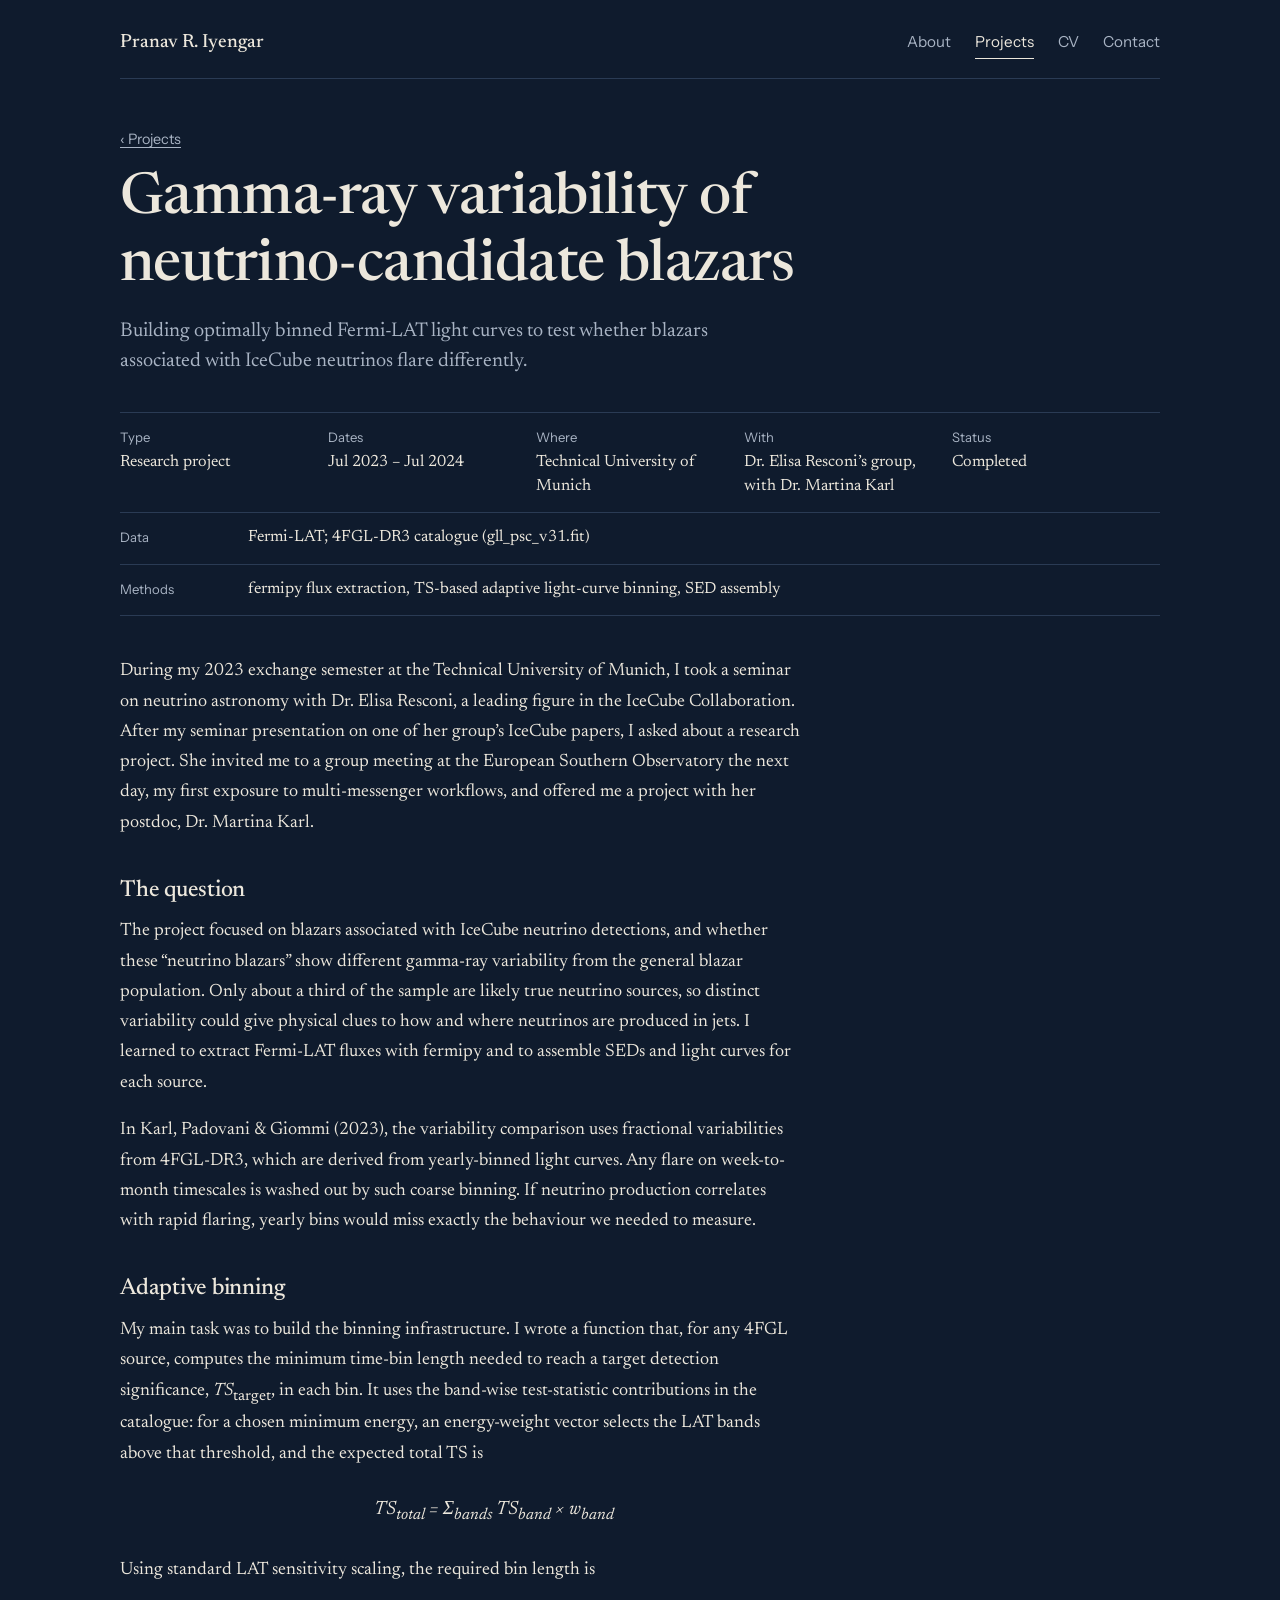
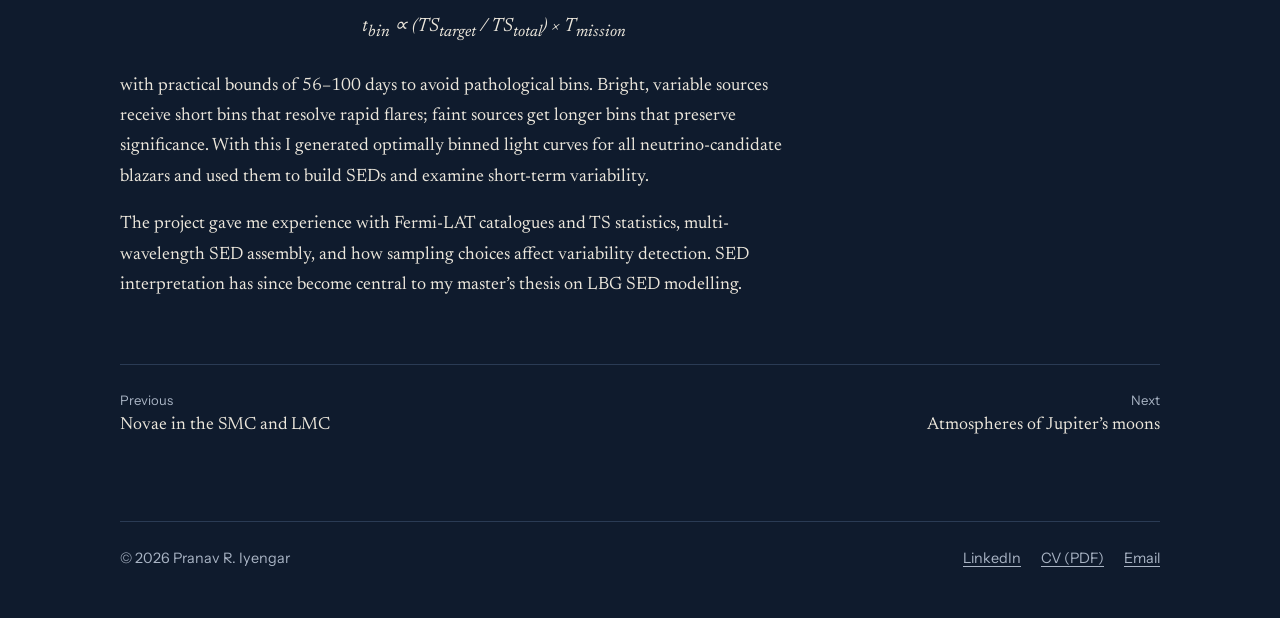
<file: projects/neutrino-blazars.html>
<!doctype html>
<html lang="en">
<head>
<meta charset="utf-8">
<meta name="viewport" content="width=device-width, initial-scale=1">
<title>SEDs of neutrino blazars | Pranav R. Iyengar</title>
<meta name="description" content="Building optimally binned Fermi-LAT light curves to test whether blazars associated with IceCube neutrinos flare differently.">
<meta property="og:title" content="SEDs of neutrino blazars | Pranav R. Iyengar">
<meta property="og:description" content="Building optimally binned Fermi-LAT light curves to test whether blazars associated with IceCube neutrinos flare differently.">
<link rel="icon" href="../assets/favicon.svg" type="image/svg+xml">
<link rel="preconnect" href="https://fonts.googleapis.com"><link rel="preconnect" href="https://fonts.gstatic.com" crossorigin><link href="https://fonts.googleapis.com/css2?family=Newsreader:ital,opsz,wght@0,6..72,400;0,6..72,500;0,6..72,600;1,6..72,400&family=Instrument+Sans:wght@400;500;600&display=swap" rel="stylesheet">
<link rel="stylesheet" href="../assets/css/style.css">
</head>
<body>
<a class="skip" href="#main">Skip to content</a>
<header class="site">
  <a class="brand" href="../index.html">Pranav R. Iyengar</a>
  <nav aria-label="Main"><a href="../index.html">About</a><a href="../projects.html" aria-current="page">Projects</a><a href="https://1dc5cee2-0200-487c-bac6-12e827ef05e4.filesusr.com/ugd/db4f79_ed23a3a5a08e4697baf15ea9beb8540b.pdf" target="_blank" rel="noopener">CV</a><a href="../index.html#contact">Contact</a></nav>
</header>
<main id="main">

<article class="project">
  <p class="crumb"><a href="../projects.html">Projects</a></p>
  <h1>Gamma-ray variability of neutrino-candidate blazars</h1>
  <p class="lede">Building optimally binned Fermi-LAT light curves to test whether blazars associated with IceCube neutrinos flare differently.</p>
  <dl class="facts">
    <div><dt>Type</dt><dd>Research project</dd></div>
    <div><dt>Dates</dt><dd>Jul 2023 – Jul 2024</dd></div>
    <div><dt>Where</dt><dd>Technical University of Munich</dd></div>
    <div><dt>With</dt><dd>Dr. Elisa Resconi’s group, with Dr. Martina Karl</dd></div>
    <div><dt>Status</dt><dd>Completed</dd></div>
    <div class="wide"><dt>Data</dt><dd>Fermi-LAT; 4FGL-DR3 catalogue (gll_psc_v31.fit)</dd></div>
    <div class="wide"><dt>Methods</dt><dd>fermipy flux extraction, TS-based adaptive light-curve binning, SED assembly</dd></div>
  </dl>
  
  
  <div class="prose body">
<p>During my 2023 exchange semester at the Technical University of Munich, I took a seminar on neutrino astronomy with Dr. Elisa Resconi, a leading figure in the IceCube Collaboration. After my seminar presentation on one of her group’s IceCube papers, I asked about a research project. She invited me to a group meeting at the European Southern Observatory the next day, my first exposure to multi-messenger workflows, and offered me a project with her postdoc, Dr. Martina Karl.</p>
<h2>The question</h2>
<p>The project focused on blazars associated with IceCube neutrino detections, and whether these “neutrino blazars” show different gamma-ray variability from the general blazar population. Only about a third of the sample are likely true neutrino sources, so distinct variability could give physical clues to how and where neutrinos are produced in jets. I learned to extract Fermi-LAT fluxes with fermipy and to assemble SEDs and light curves for each source.</p>
<p>In Karl, Padovani &amp; Giommi (2023), the variability comparison uses fractional variabilities from 4FGL-DR3, which are derived from yearly-binned light curves. Any flare on week-to-month timescales is washed out by such coarse binning. If neutrino production correlates with rapid flaring, yearly bins would miss exactly the behaviour we needed to measure.</p>
<h2>Adaptive binning</h2>
<p>My main task was to build the binning infrastructure. I wrote a function that, for any 4FGL source, computes the minimum time-bin length needed to reach a target detection significance, <em>TS</em><sub>target</sub>, in each bin. It uses the band-wise test-statistic contributions in the catalogue: for a chosen minimum energy, an energy-weight vector selects the LAT bands above that threshold, and the expected total TS is</p>
<p class="eq">TS<sub>total</sub> = Σ<sub>bands</sub> TS<sub>band</sub> × w<sub>band</sub></p>
<p>Using standard LAT sensitivity scaling, the required bin length is</p>
<p class="eq">t<sub>bin</sub> ∝ (TS<sub>target</sub> / TS<sub>total</sub>) × T<sub>mission</sub></p>
<p>with practical bounds of 56–100 days to avoid pathological bins. Bright, variable sources receive short bins that resolve rapid flares; faint sources get longer bins that preserve significance. With this I generated optimally binned light curves for all neutrino-candidate blazars and used them to build SEDs and examine short-term variability.</p>
<p>The project gave me experience with Fermi-LAT catalogues and TS statistics, multi-wavelength SED assembly, and how sampling choices affect variability detection. SED interpretation has since become central to my master’s thesis on LBG SED modelling.</p>
  </div>
  <nav class="pager" aria-label="More projects"><a href="novae-magellanic-clouds.html"><span>Previous</span>Novae in the SMC and LMC</a><a class="next" href="icy-moons-jupiter.html"><span>Next</span>Atmospheres of Jupiter’s moons</a></nav>
</article>

</main>
<footer class="site">
  <p>© 2026 Pranav R. Iyengar</p>
  <p><a href="https://www.linkedin.com/in/pranav-r-iyengar-b87a67227" target="_blank" rel="noopener">LinkedIn</a><a href="https://1dc5cee2-0200-487c-bac6-12e827ef05e4.filesusr.com/ugd/db4f79_ed23a3a5a08e4697baf15ea9beb8540b.pdf" target="_blank" rel="noopener">CV (PDF)</a><a href="#" class="js-email" data-u="pranav.iyengar0411" data-d="gmail.com">Email</a></p>
</footer>
<script src="../assets/js/site.js"></script>
</body>
</html>
</file>
<file: assets/css/style.css>
/* Pranav R. Iyengar — site styles */
:root {
  --bg: #0f1b2d;          /* Prussian night */
  --bg-raised: #15243a;
  --ink: #ece7dc;         /* warm plate white */
  --ink-2: #a9b4c4;
  --rule: #2a3b54;
  --link: #9cc8f2;
  --focus: #f2c14e;
  --serif: "Newsreader", "Iowan Old Style", Georgia, serif;
  --sans: "Instrument Sans", system-ui, -apple-system, "Segoe UI", sans-serif;
  --measure: 68ch;
  --wide: 1040px;
}

*, *::before, *::after { box-sizing: border-box; }
html { -webkit-text-size-adjust: 100%; }
body {
  margin: 0;
  background: var(--bg);
  color: var(--ink);
  font-family: var(--serif);
  font-size: 1.125rem;
  line-height: 1.68;
  font-optical-sizing: auto;
  text-rendering: optimizeLegibility;
}
img { max-width: 100%; height: auto; display: block; }
a { color: var(--link); text-decoration-thickness: 1px; text-underline-offset: 0.18em; }
a:hover { color: var(--ink); }
:focus-visible { outline: 2px solid var(--focus); outline-offset: 3px; border-radius: 2px; }

.skip { position: absolute; left: -999px; top: 0; background: var(--focus); color: #000; padding: .5rem 1rem; z-index: 10; }
.skip:focus { left: 1rem; top: 1rem; }

h1, h2, h3 { font-weight: 500; line-height: 1.15; letter-spacing: -0.01em; margin: 0; }
h1 { font-size: clamp(2.3rem, 5.2vw, 3.6rem); }
h2 { font-size: 1.5rem; margin-bottom: .75rem; }
h3 { font-size: 1.3rem; }

/* ---------- header / footer ---------- */
header.site, footer.site, main > section, .project {
  width: min(var(--wide), 100% - 32px);
  margin-inline: auto;
}
header.site {
  display: flex; flex-wrap: wrap; gap: .5rem 2rem; align-items: baseline; justify-content: space-between;
  padding: 1.6rem 0 1.2rem; border-bottom: 1px solid var(--rule);
}
.brand { font-size: 1.2rem; font-weight: 500; color: var(--ink); text-decoration: none; }
header nav { display: flex; gap: 1.5rem; font-family: var(--sans); font-size: .95rem; }
header nav a { color: var(--ink-2); text-decoration: none; padding: .2rem 0; }
header nav a:hover, header nav a[aria-current="page"] { color: var(--ink); box-shadow: 0 1px 0 var(--ink); }

footer.site {
  display: flex; flex-wrap: wrap; justify-content: space-between; gap: 1rem;
  margin-top: 5rem; padding: 1.5rem 0 3rem; border-top: 1px solid var(--rule);
  font-family: var(--sans); font-size: .9rem; color: var(--ink-2);
}
footer.site p { margin: 0; display: flex; gap: 1.25rem; flex-wrap: wrap; }
footer.site a { color: var(--ink-2); }

/* ---------- shared ---------- */
main > section { margin-top: 4.5rem; }
.lede { font-size: 1.3rem; line-height: 1.5; color: var(--ink); max-width: 40ch; margin: 1rem 0 0; }
.note { font-family: var(--sans); font-size: .9rem; color: var(--ink-2); margin: 0 0 1rem; max-width: 70ch; }
.prose p, .prose ul { max-width: var(--measure); }
.actions { display: flex; flex-wrap: wrap; gap: .75rem; margin: 1.5rem 0 0; }
.btn {
  font-family: var(--sans); font-size: .95rem; font-weight: 500;
  display: inline-block; padding: .6rem 1.1rem; border-radius: 999px;
  background: var(--ink); color: var(--bg); text-decoration: none; border: 1px solid var(--ink);
}
.btn:hover { background: transparent; color: var(--ink); }
.btn.ghost { background: transparent; color: var(--ink); border-color: var(--rule); }
.btn.ghost:hover { border-color: var(--ink); }

/* ---------- home ---------- */
.intro { display: grid; grid-template-columns: 220px 1fr; gap: 2.5rem; align-items: center; margin-top: 3.5rem !important; }
.portrait { width: 220px; height: 220px; object-fit: cover; border-radius: 50%; border: 1px solid var(--rule); }
.role { font-family: var(--sans); color: var(--ink-2); margin: .6rem 0 0; font-size: 1rem; }

.two { display: grid; grid-template-columns: minmax(0, 1.6fr) minmax(0, 1fr); gap: 3.5rem; }
.two aside h2 { font-size: 1.2rem; }
.two aside h2 + ul, .two aside h2 + dl { margin-top: 0; }
.two aside h2:not(:first-child) { margin-top: 2rem; }
ul.plain { list-style: none; padding: 0; margin: 0; }
ul.plain li { padding: .45rem 0; border-bottom: 1px solid var(--rule); font-size: 1.02rem; line-height: 1.4; }
.edu { margin: 0; }
.edu dt { font-weight: 500; line-height: 1.3; margin-top: .8rem; }
.edu dd { margin: .1rem 0 0; font-family: var(--sans); font-size: .9rem; color: var(--ink-2); }

ul.current { list-style: none; padding: 0; margin: 0 0 1rem; max-width: var(--measure); }
ul.current li { padding: .9rem 0; border-bottom: 1px solid var(--rule); }
ul.current a { font-size: 1.2rem; }
ul.current span { display: block; font-family: var(--sans); font-size: .9rem; color: var(--ink-2); margin-top: .2rem; }
.contact .actions { margin-top: 1rem; }

/* ---------- spectrum ---------- */
.band { border-top: 1px solid var(--rule); padding-top: 2.5rem; }
.spec-wrap { overflow-x: auto; margin: 0 -8px; padding: 0 8px; }
.spectrum { width: 100%; min-width: 760px; height: auto; display: block; }
.spectrum text { font-family: var(--sans); }
.spectrum .regime { fill: var(--ink-2); font-size: 13px; }
.spectrum .tickl { fill: var(--ink-2); font-size: 11px; opacity: .8; }
.spectrum .axisl { fill: var(--ink-2); font-size: 11px; opacity: .8; }
.spectrum .tick { stroke: var(--ink-2); stroke-width: 1; opacity: .6; }
.spectrum .lead { stroke: var(--ink-2); stroke-width: 1; opacity: .55; }
.spectrum .span { fill: none; stroke: var(--ink); stroke-width: 1.5; }
.spectrum .mlabel { fill: var(--ink); font-size: 15px; font-weight: 500; }
.spectrum a.mark:hover .mlabel, .spectrum a.mark:focus .mlabel { fill: var(--focus); text-decoration: underline; }
.spectrum a.mark:hover .span, .spectrum a.mark:focus .span { stroke: var(--focus); stroke-width: 2.5; }
.spectrum a.mark:hover .lead { stroke: var(--focus); opacity: 1; }
.spectrum a.mark:focus { outline: none; }
.spectrum a.mark:focus-visible .mlabel { fill: var(--focus); }

/* page-load: the band draws in once */
@media (prefers-reduced-motion: no-preference) {
  .spectrum > rect { transform-origin: 40px 50%; animation: sweep 1.1s cubic-bezier(.2,.7,.2,1) both; }
  .spectrum a.mark { animation: appear .5s ease-out both; animation-delay: .9s; }
  @keyframes sweep { from { transform: scaleX(0); } to { transform: scaleX(1); } }
  @keyframes appear { from { opacity: 0; } to { opacity: 1; } }
}

/* ---------- projects index ---------- */
.pagehead { margin-top: 3.5rem !important; }
.plist ul { list-style: none; padding: 0; margin: 0; }
.plist h2 { padding-bottom: .75rem; border-bottom: 1px solid var(--rule); margin-bottom: 0; }
.proj a { display: grid; grid-template-columns: 220px 1fr; gap: 1.75rem; padding: 1.5rem 0; border-bottom: 1px solid var(--rule); color: var(--ink); text-decoration: none; }
.proj img { width: 220px; aspect-ratio: 32/21; object-fit: cover; border-radius: 6px; background: var(--bg-raised); }
.proj h3 { transition: color .15s; }
.proj a:hover h3 { color: var(--link); text-decoration: underline; text-underline-offset: .18em; text-decoration-thickness: 1px; }
.proj p { margin: .4rem 0 0; color: var(--ink-2); max-width: 62ch; font-size: 1.05rem; line-height: 1.55; }
.proj .meta { font-family: var(--sans); font-size: .88rem; color: var(--ink-2); margin-top: .35rem; }
.sep { opacity: .5; padding: 0 .25rem; }

/* ---------- project page ---------- */
.project { margin-top: 3rem; }
.crumb { font-family: var(--sans); font-size: .9rem; margin: 0 0 1rem; }
.crumb a { color: var(--ink-2); }
.crumb a::before { content: "‹ "; }
.project h1 { max-width: 22ch; }
.project > .lede { max-width: 58ch; color: var(--ink-2); font-size: 1.25rem; }
.facts {
  display: grid; grid-template-columns: repeat(auto-fit, minmax(180px, 1fr));
  gap: 0; margin: 2.25rem 0 0; border-top: 1px solid var(--rule);
}
.facts > div { padding: .85rem 1.25rem .85rem 0; border-bottom: 1px solid var(--rule); }
.facts .wide { grid-column: 1 / -1; display: grid; grid-template-columns: 7rem 1fr; gap: 1rem; }
.facts dt { font-family: var(--sans); font-size: .82rem; color: var(--ink-2); }
.facts dd { margin: .15rem 0 0; font-size: 1.02rem; line-height: 1.45; }
.facts .wide dd { margin: 0; }

.hero { margin: 2.5rem 0 0; }
.hero img { width: 100%; max-height: 440px; object-fit: cover; border-radius: 8px; background: var(--bg-raised); }
figcaption { font-family: var(--sans); font-size: .85rem; color: var(--ink-2); margin-top: .5rem; line-height: 1.45; }

.body { margin-top: 2.5rem; }
.body h2 { margin-top: 2.5rem; font-size: 1.45rem; }
.body p { margin: 0 0 1.1rem; }
.body ul { padding-left: 1.2rem; margin: 0 0 1.25rem; }
.body li { margin-bottom: .3rem; }
.body figure { margin: 2rem 0; max-width: 760px; }
.body figure img { border-radius: 6px; background: #fff; }
.figrow { display: grid; grid-template-columns: repeat(auto-fit, minmax(240px, 1fr)); gap: 1.5rem; margin: 2rem 0; max-width: 900px; }
.figrow figure { margin: 0; }
blockquote { margin: 1.75rem 0; padding: 0 0 0 1.25rem; border-left: 2px solid var(--focus); max-width: 60ch; }
blockquote p { font-size: 1.35rem; line-height: 1.45; font-style: italic; margin: 0; }
.eq { text-align: center; font-style: italic; font-size: 1.2rem; padding: .5rem 0; max-width: var(--measure); }

.pager { display: grid; grid-template-columns: 1fr 1fr; gap: 1rem; margin-top: 4rem; border-top: 1px solid var(--rule); padding-top: 1.5rem; }
.pager a { text-decoration: none; color: var(--ink); font-size: 1.1rem; }
.pager a:hover { color: var(--link); }
.pager a span { display: block; font-family: var(--sans); font-size: .82rem; color: var(--ink-2); }
.pager .next { text-align: right; }

/* ---------- small screens ---------- */
@media (max-width: 760px) {
  body { font-size: 1.06rem; }
  .intro { grid-template-columns: 1fr; gap: 1.5rem; }
  .portrait { width: 140px; height: 140px; }
  .two { grid-template-columns: 1fr; gap: 2.5rem; }
  .proj a { grid-template-columns: 1fr; gap: 1rem; }
  .proj img { width: 100%; }
  .facts { grid-template-columns: 1fr 1fr; }
  .facts .wide { grid-template-columns: 1fr; gap: 0; }
  header nav { gap: 1.1rem; }
  .lede { font-size: 1.18rem; }
}
</file>
